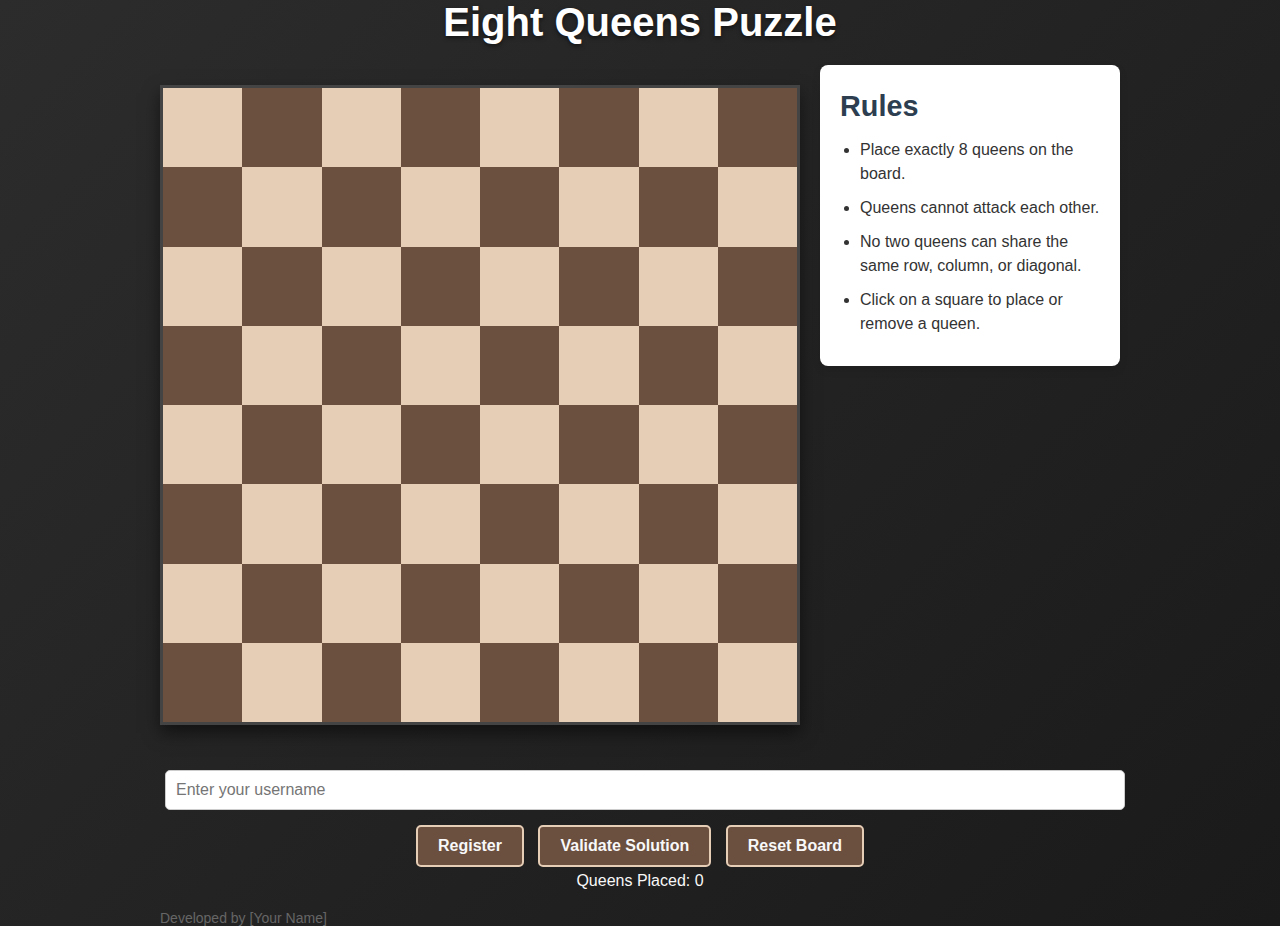
<file: frontend/queens_frontend/index.html>
<!DOCTYPE html>
<html lang="en">
<head>
    <meta charset="UTF-8">
    <meta name="viewport" content="width=device-width, initial-scale=1.0">
    <title>Eight Queens Chess Game</title>
    <style>
        /* Include critical CSS directly to ensure board displays */
        .chessboard {
            width: 640px;
            height: 640px;
            margin: 20px auto;
            border: 2px solid #333;
            display: grid;
            grid-template-columns: repeat(8, 1fr);
        }
        
        .square {
            width: 80px;
            height: 80px;
            float: left;
        }
        
        .white { background-color: #fff; }
        .black { background-color: #999; }
    </style>
    <link rel="stylesheet" href="style.css">
</head>
<body>
    <div id="game-container">
        <header>
            <h1>Eight Queens Puzzle</h1>
        </header>

        <div class="game-layout">
            <div class="center-panel">
                <div id="board"></div>
            </div>

            <div class="right-panel">
                <section class="rules">
                    <h2>Rules</h2>
                    <ul>
                        <li>Place exactly 8 queens on the board.</li>
                        <li>Queens cannot attack each other.</li>
                        <li>No two queens can share the same row, column, or diagonal.</li>
                        <li>Click on a square to place or remove a queen.</li>
                    </ul>
                </section>
            </div>
        </div>

        <aside id="controls">
            <input type="text" id="username" placeholder="Enter your username" />
            <button id="registerBtn">Register</button>
            <button id="validateBtn">Validate Solution</button>
            <button id="resetBtn">Reset Board</button>
            <div id="queenCountDisplay">Queens Placed: <span id="queenCount">0</span></div>
        </aside>

        <footer>
            <p>Developed by [Your Name]</p>
        </footer>
    </div>

    <script>
        // Include critical JavaScript directly to ensure board creation
        document.addEventListener('DOMContentLoaded', function() {
            const board = document.getElementById('board');
            for(let i = 0; i < 8; i++) {
                for(let j = 0; j < 8; j++) {
                    const square = document.createElement('div');
                    square.className = `square ${(i + j) % 2 === 0 ? 'white' : 'black'}`;
                    board.appendChild(square);
                }
            }
        });
    </script>
    <script src="script.js"></script>
</body>
</html>
</file>
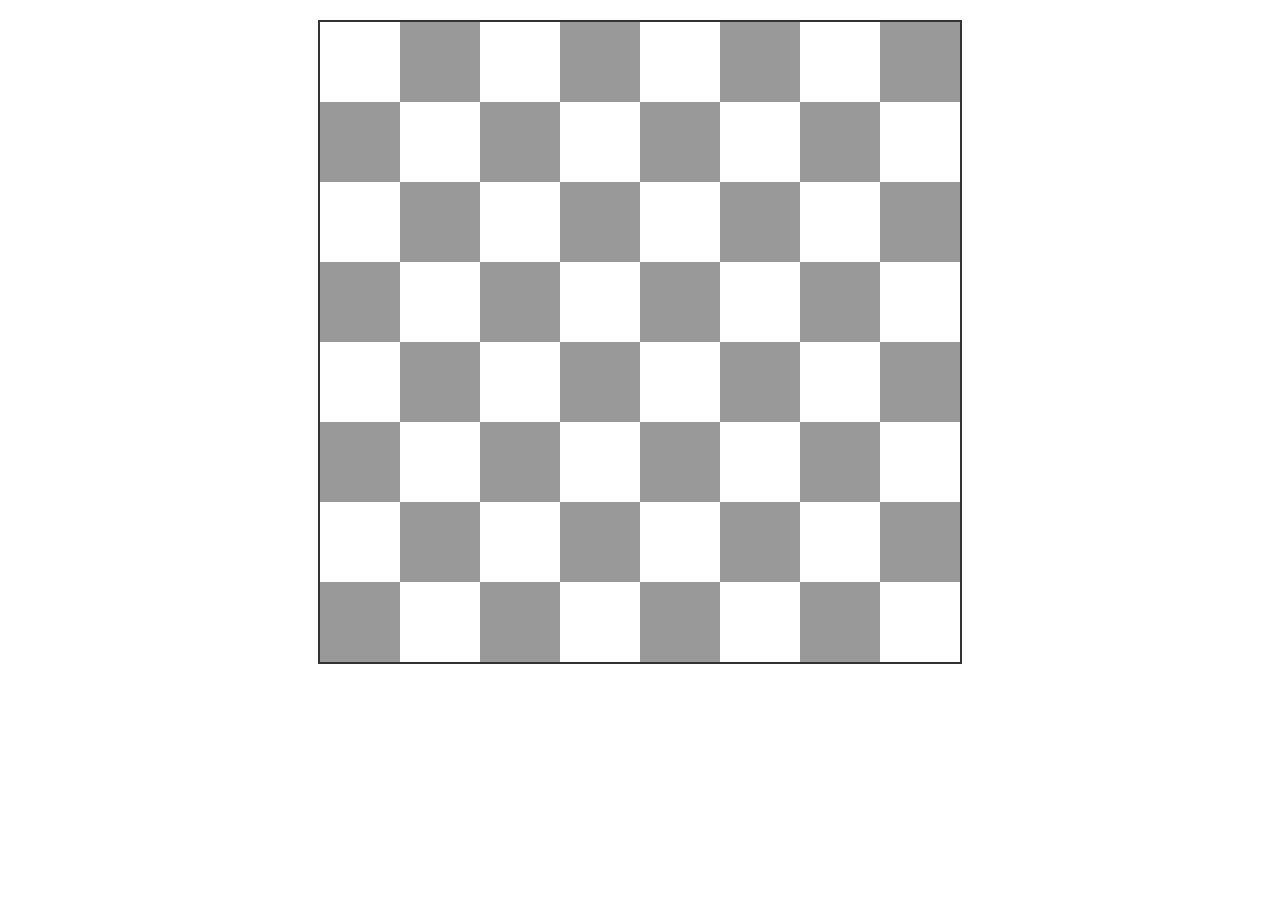
<file: frontend/testboard.html>
<!DOCTYPE html>
<html>
<head>
    <style>
        .chessboard {
            width: 640px;
            height: 640px;
            margin: 20px auto;
            border: 2px solid #333;
            display: grid;
            grid-template-columns: repeat(8, 1fr);
        }
        
        .square {
            width: 80px;
            height: 80px;
            float: left;
        }
        
        .white {
            background-color: #fff;
        }
        
        .black {
            background-color: #999;
        }
    </style>
</head>
<body>
    <div class="chessboard" id="board"></div>

    <script>
        const board = document.getElementById('board');
        for(let i = 0; i < 8; i++) {
            for(let j = 0; j < 8; j++) {
                const square = document.createElement('div');
                square.className = `square ${(i + j) % 2 === 0 ? 'white' : 'black'}`;
                board.appendChild(square);
            }
        }
    </script>
</body>
</html>
</file>
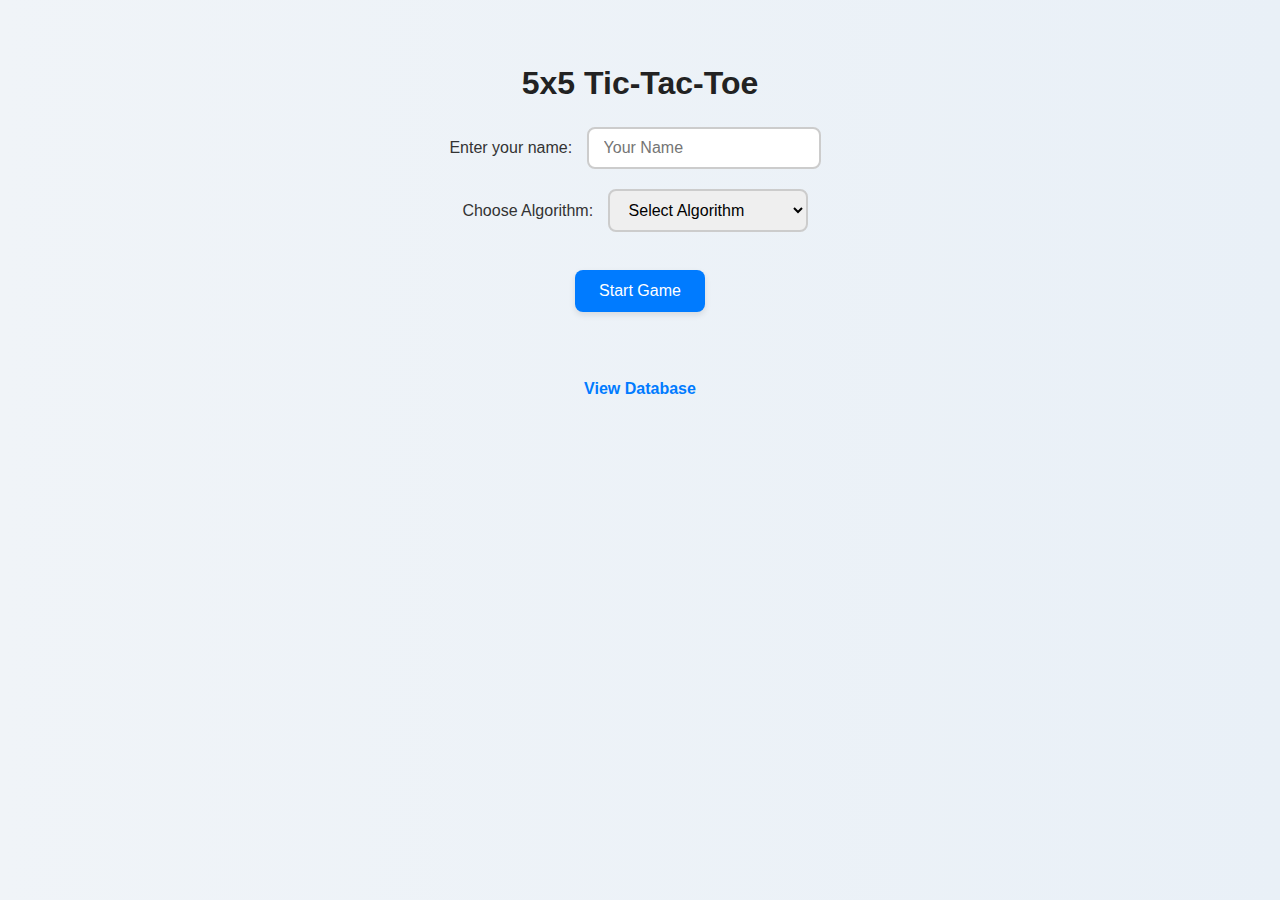
<file: frontend/tic_tac_toe.html>
<!DOCTYPE html>
<html>

<head>
    <title>5x5 Tic-Tac-Toe</title>
    <style>
        body {
            font-family: 'Segoe UI', Tahoma, Geneva, Verdana, sans-serif;
            text-align: center;
            background: linear-gradient(to right, #f0f4f8, #e9f0f7);
            padding: 30px;
            color: #333;
        }

        h2 {
            font-size: 32px;
            color: #222;
            margin-bottom: 15px;
        }

        input[type="text"],
        select {
            padding: 10px 15px;
            margin: 10px;
            border: 2px solid #ccc;
            border-radius: 8px;
            font-size: 16px;
            width: 200px;
            transition: border-color 0.3s ease;
        }

        input[type="text"]:focus,
        select:focus {
            border-color: #007BFF;
            outline: none;
        }

        table {
            border-collapse: collapse;
            margin: 20px auto;
            background-color: #fff;
            box-shadow: 0 4px 12px rgba(0, 0, 0, 0.1);
        }

        td {
            width: 60px;
            height: 60px;
            text-align: center;
            font-size: 32px;
            border: 2px solid #000;
            cursor: pointer;
            transition: background-color 0.2s;
        }

        td:hover {
            background-color: #f1f1f1;
        }

        #game-buttons {
            margin-top: 20px;
        }

        #game-buttons button {
            margin: 8px;
            padding: 12px 24px;
            font-size: 16px;
            font-weight: 500;
            background-color: #007BFF;
            color: white;
            border: none;
            border-radius: 8px;
            cursor: pointer;
            transition: all 0.2s ease-in-out;
            box-shadow: 0 3px 6px rgba(0, 0, 0, 0.1);
        }

        #game-buttons button:hover {
            background-color: #0056b3;
            transform: translateY(-1px);
            box-shadow: 0 5px 10px rgba(0, 0, 0, 0.2);
        }

        #game-buttons button:active {
            transform: translateY(1px);
            box-shadow: none;
        }

        a {
            display: inline-block;
            margin-top: 20px;
            text-decoration: none;
            color: #007BFF;
            font-weight: bold;
        }

        a:hover {
            text-decoration: underline;
        }

        /* Modal styles */
        .modal {
            display: none;
            position: fixed;
            top: 0;
            left: 0;
            width: 100%;
            height: 100%;
            background-color: rgba(0, 0, 0, 0.5);
            justify-content: center;
            align-items: center;
        }

        .modal-content {
            background-color: white;
            padding: 20px;
            text-align: center;
            border-radius: 10px;
            width: 300px;
            margin: 0 auto;
            box-shadow: 0 4px 10px rgba(0, 0, 0, 0.2);
        }
    </style>
</head>

<body>
    <h2>5x5 Tic-Tac-Toe</h2>

    <!-- Player Name Input -->
    <div>
        <label for="playerName" id="player-name-label">Enter your name: </label>
        <input type="text" id="playerName" placeholder="Your Name" />
    </div>

    <!-- Algorithm Selector -->
    <div>
        <label for="algorithm" id="algorithm-label">Choose Algorithm: </label>
        <select id="algorithm">
            <option value="">Select Algorithm</option>
            <option value="minimax">Minimax</option>
            <option value="mcts">MCTS</option>
        </select>
    </div>

    <!-- Game Start and Reset Buttons -->
    <div id="game-buttons">
        <button id="startButton" onclick="startGame()">Start Game</button>
        <button id="resetButton" style="display:none;" onclick="resetGame()">Reset Game</button>
    </div>

    <table id="board"></table>

    <div id="statusMessage" style="text-align:center; margin: 10px; font-weight: bold;"></div>


    <a href="http://127.0.0.1:5000/tic_tac_toe/view-database">View Database</a>

    <script src="tic_tac_toe_assests/scripts.js"></script>

    <!-- Modal -->
    <div id="gameModal" class="modal">
        <div class="modal-content">
            <h2 id="modalMessage"></h2>
        </div>
    </div>
</body>

</html>
</file>
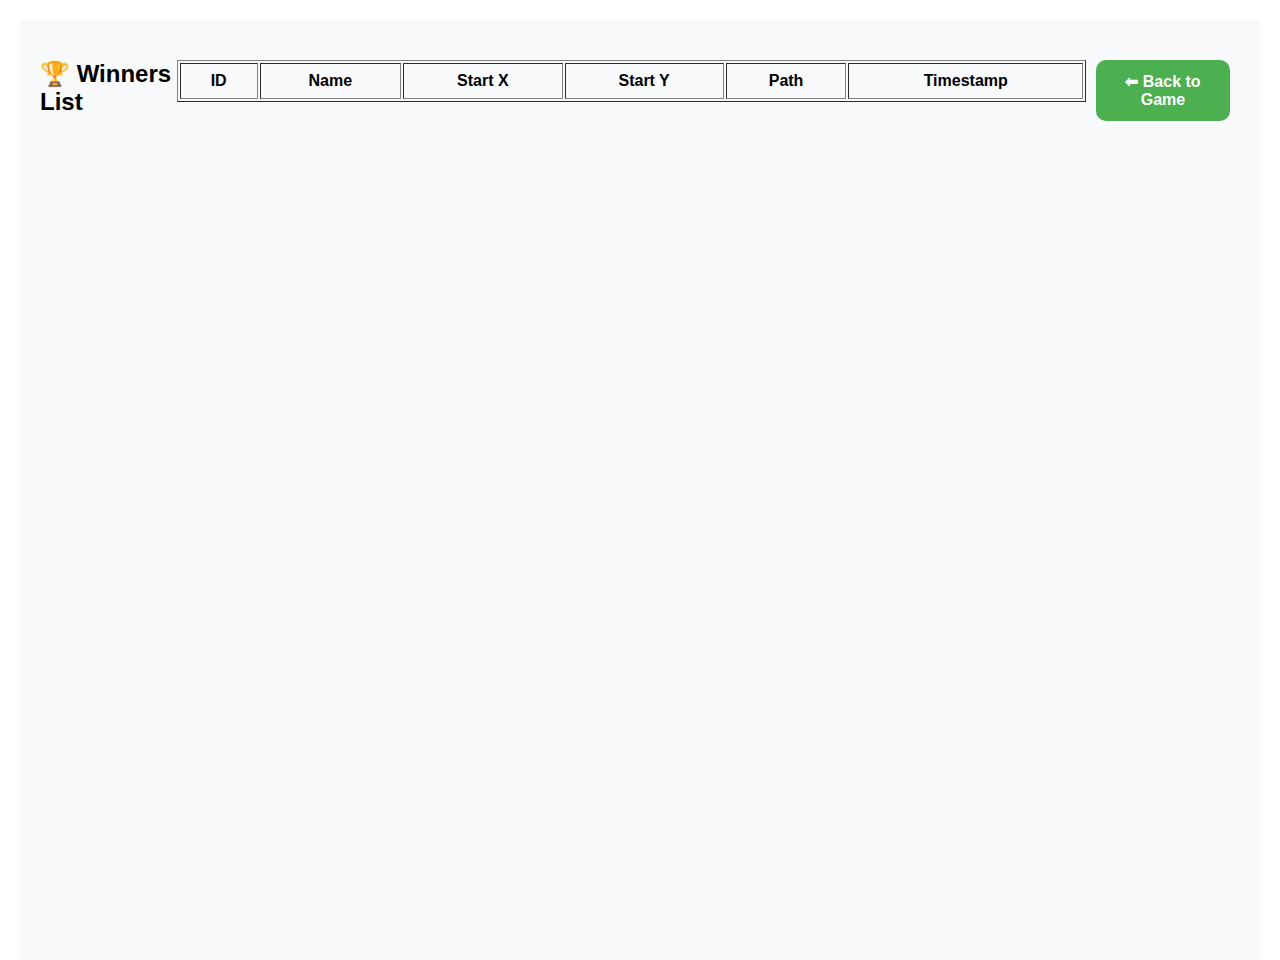
<file: frontend/KnightsProb/winners.html>
<!DOCTYPE html>
<html lang="en">
<head>
  <meta charset="UTF-8">
  <title>🏆 Winners - Knight's Tour</title>
  <link rel="stylesheet" href="./Knight.css">
</head>
<body>
  <div class="container">
    <h2>🏆 Winners List</h2>
    <table border="1" cellpadding="8" style="margin-top: 20px; width: 100%;" id="winners-table">
      <thead>
        <tr>
          <th>ID</th>
          <th>Name</th>
          <th>Start X</th>
          <th>Start Y</th>
          <th>Path</th>
          <th>Timestamp</th>
        </tr>
      </thead>
      <tbody></tbody>
    </table>

    <button onclick="window.location.href='../knight_problem.html'" style="margin-top: 20px;">⬅ Back to Game</button>
  </div>

  <script>
    fetch('http://127.0.0.1:5000/knight/get_winners')
      .then(response => response.json())
      .then(data => {
        const tableBody = document.querySelector('#winners-table tbody');
        tableBody.innerHTML = '';

        if (data.success && data.winners.length > 0) {
          data.winners.forEach(winner => {
            const row = document.createElement('tr');

            const idCell = document.createElement('td');
            idCell.textContent = winner.id;

            const nameCell = document.createElement('td');
            nameCell.textContent = winner.name;

            const startXCell = document.createElement('td');
            startXCell.textContent = winner.start_x;

            const startYCell = document.createElement('td');
            startYCell.textContent = winner.start_y;

            const pathCell = document.createElement('td');
            pathCell.textContent = winner.path.join(' → ');  // format the path nicely

            const timestampCell = document.createElement('td');
            timestampCell.textContent = new Date(winner.timestamp).toLocaleString();

            row.appendChild(idCell);
            row.appendChild(nameCell);
            row.appendChild(startXCell);
            row.appendChild(startYCell);
            row.appendChild(pathCell);
            row.appendChild(timestampCell);

            tableBody.appendChild(row);
          });
        } else {
          const row = document.createElement('tr');
          const cell = document.createElement('td');
          cell.colSpan = 6;
          cell.textContent = 'No winners found.';
          row.appendChild(cell);
          tableBody.appendChild(row);
        }
      })
      .catch(error => {
        console.error('Error fetching winners:', error);
      });
  </script>
</body>
</html>
</file>
<file: frontend/queens_frontend/style.css>
:root {
    --primary-color: #2c3e50;
    --secondary-color: #34495e;
    --accent-color: #e74c3c;
    --light-color: #ecf0f1;
    --dark-color: #2c3e50;
    --board-size: 640px; /* Larger chessboard */
    --cell-size: calc(var(--board-size) / 8);
}

* {
    margin: 0;
    padding: 0;
    box-sizing: border-box;
}

/* General layout */
body {
    font-family: 'Poppins', sans-serif;
    background: linear-gradient(135deg, #2c2c2c, #1a1a1a); /* Dark gradient */
    color: #f8f8f8; /* Light text for contrast */
    margin: 0;
    padding: 0;
    display: flex;
    flex-direction: column;
    align-items: center;
    justify-content: center;
    min-height: 100vh;
}

.container {
    max-width: 1200px;
    margin: 0 auto;
}

header {
    text-align: center;
    margin-bottom: 20px;
}

header h1 {
    font-size: 2.5rem; /* Larger font size */
    color: #ffffff; /* White color for lighter appearance */
    text-shadow: 0 2px 4px rgba(0, 0, 0, 0.5); /* Add a subtle shadow for better visibility */
    margin-bottom: 20px;
}

.user-panel {
    margin: 20px 0;
}

main {
    display: flex;
    justify-content: center;
    align-items: center;
}

aside#controls {
    margin-top: 20px;
    text-align: center;
}

aside#controls input,
aside#controls button {
    margin: 5px;
    padding: 10px 15px;
    font-size: 16px;
    border: 1px solid #ccc;
    border-radius: 5px;
    outline: none;
    cursor: pointer;
}

aside#controls input {
    padding: 10px;
    font-size: 16px;
    width: 100%;
    box-sizing: border-box;
    margin-bottom: 10px;
}

/* Buttons */
aside#controls button {
    background-color: #6b4f3f; /* Dark brown to match the chessboard */
    color: #f8f8f8; /* Light text for contrast */
    border: 2px solid #e6cdb5; /* Light beige border */
    border-radius: 5px;
    padding: 10px 20px;
    font-size: 16px;
    font-weight: bold;
    cursor: pointer;
    transition: background-color 0.3s ease, transform 0.2s ease;
}

aside#controls button:hover {
    background-color: #e6cdb5; /* Light beige on hover */
    color: #6b4f3f; /* Dark text on hover */
    transform: scale(1.05); /* Slight zoom effect */
}

footer {
    margin-top: 20px;
    font-size: 14px;
    color: #666;
}

game-section {
    display: flex;
    gap: 40px;
    margin-bottom: 30px;
}

/* Game Layout */
.game-layout {
    display: flex;
    justify-content: space-between;
    gap: 20px;
    margin-top: 20px;
}

.left-panel, .right-panel {
    width: 20%;
    display: flex;
    flex-direction: column;
    gap: 15px;
}

.center-panel {
    flex: 2; /* Chessboard takes more space */
}

.right-panel {
    flex: 1; /* Rules section takes less space */
    max-width: 300px;
}

.board-container {
    display: flex;
    flex-direction: column;
    align-items: center;
    gap: 15px;
    padding: 20px;
    background: #fff;
    border-radius: 8px;
    box-shadow: 0 4px 12px rgba(0,0,0,0.1);
}

/* Chessboard container */
#board {
    display: grid;
    grid-template-columns: repeat(8, 1fr);
    grid-template-rows: repeat(8, 1fr);
    width: var(--board-size); /* Larger width */
    height: var(--board-size); /* Larger height */
    border: 3px solid #444; /* Darker border for contrast */
    margin: 20px auto;
    box-shadow: 0 8px 16px rgba(0, 0, 0, 0.5); /* Stronger shadow for depth */
}

/* Chessboard squares */
.square {
    width: 100%;
    height: 100%;
    display: flex;
    align-items: center;
    justify-content: center;
    font-size: 24px;
    font-weight: bold;
    cursor: pointer;
    transition: background-color 0.3s ease; /* Smooth hover effect */
}

.square.white {
    background-color: #e6cdb5; /* Light beige for white squares */
}

.square.black {
    background-color: #6b4f3f; /* Dark brown for black squares */
}

/* Updated queen icon */
.square.has-queen::after {
    content: '♕'; /* Unicode for a black queen chess piece */
    font-size: 36px; /* Slightly smaller size */
    color: #000000; /* Black color for the queen */
    text-shadow: none; /* Remove bold shadow */
    font-weight: normal; /* Less bold appearance */
    transform: scale(1); /* Normal size */
    transition: transform 0.3s ease, color 0.3s ease;
}

/* Hover effect for squares */
.square:hover {
    background-color: rgba(255, 255, 0, 0.3); /* Highlight square */
    cursor: pointer;
    transition: background-color 0.3s ease;
}

.controls {
    display: flex;
    justify-content: center;
    gap: 15px;
    margin: 20px 0;
}

.controls button {
    padding: 15px 25px;
    font-size: 18px;
    border: none;
    border-radius: 5px;
    cursor: pointer;
    background-color: #4a90e2;
    color: white;
    transition: all 0.3s ease;
}

.controls button:hover {
    background-color: #357abd;
    transform: translateY(-2px);
}

input#username {
    padding: 10px;
    font-size: 16px;
    width: 100%;
    box-sizing: border-box;
}

.queen-counter {
    text-align: center;
    font-size: 1.2em;
    margin: 10px 0;
}

.info-section {
    display: grid;
    grid-template-columns: 1fr 1fr;
    gap: 20px;
    margin-top: 20px;
}

.leaderboard, .rules {
    background: white;
    padding: 20px;
    border-radius: 8px;
    box-shadow: 0 2px 5px rgba(0,0,0,0.1);
}

/* Rules Section */
.rules {
    background: #ffffff; /* White background for contrast */
    color: #333; /* Dark text for readability */
    padding: 20px;
    border-radius: 8px;
    box-shadow: 0 4px 8px rgba(0, 0, 0, 0.1); /* Subtle shadow for depth */
    font-size: 16px;
    line-height: 1.5;
}

.rules h2 {
    font-size: 1.8rem;
    margin-bottom: 10px;
    color: #2c3e50; /* Darker color for the heading */
}

.rules ul {
    list-style: disc;
    padding-left: 20px;
}

.rules ul li {
    margin-bottom: 10px;
}

#leaderboard {
    margin-top: 20px;
    text-align: center;
}

#leaderboard h2 {
    font-size: 1.5rem;
    color: #333;
}

#leaderboard ul {
    list-style: none;
    padding: 0;
}

#leaderboard ul li {
    font-size: 16px;
    margin: 5px 0;
    padding: 5px 10px;
    background-color: #f9f9f9;
    border: 1px solid #ddd;
    border-radius: 5px;
}

@media (max-width: 768px) {
    :root {
        --board-size: 320px;
    }
    
    .game-section {
        flex-direction: column;
        align-items: center;
    }
    
    .controls {
        flex-direction: row;
        flex-wrap: wrap;
        justify-content: center;
    }

    #board {
        width: 400px; /* Smaller width for mobile */
        height: 400px; /* Smaller height for mobile */
    }

    aside#controls input,
    aside#controls button {
        font-size: 14px;
        padding: 8px 12px;
    }

    header h1 {
        font-size: 1.5rem;
    }

    .game-layout {
        flex-direction: column;
        align-items: center;
    }

    .right-panel {
        max-width: 100%;
        margin-top: 20px;
    }
}
</file>
<file: frontend/KnightsProb/Knight.css>
/* Center the entire content vertically and horizontally */
body, html {
  height: 100%;
  margin: 0;
  padding: 0;
}

.container {
  display: flex;
  justify-content: center;
  align-items: flex-start;  /* Align to the top */
  min-height: 100vh;        /* Let it grow taller than screen if needed */
  background-color: #f8f9fa;
  padding: 20px;
  overflow-y: auto;         /* Scroll if content overflows */
}

.button-group {
  display: flex;
  gap: 10px;
  margin-bottom: 15px;
}



#start-button,
#restart-button {
  padding: 10px 20px;
  font-size: 16px;
  background-color: #007bff;
  color: white;
  border: none;
  border-radius: 8px;
  cursor: pointer;
  transition: background-color 0.3s ease;
}

#start-button:hover,
#restart-button:hover {
  background-color: #0056b3;
}


button {
  background-color: #4CAF50; /* Soft green */
  color: white;
  padding: 12px 20px;
  margin: 10px;
  border: none;
  border-radius: 10px;
  cursor: pointer;
  font-size: 16px;
  font-weight: 600;
  transition: background-color 0.3s, transform 0.2s;
}

button:hover {
  background-color: #45a049;
  transform: scale(1.05);
}

button:active {
  background-color: #3e8e41;
}


.content {
  text-align: center;
}

/* You can keep all your existing styles below */
body {
  font-family: Arial, sans-serif;
  padding: 20px;
}

/*.chessboard {
  display: grid;
  grid-template-columns: repeat(8, 60px);
  grid-template-rows: repeat(8, 60px);
  margin: 20px auto;
  border: 2px solid #333;
  box-shadow: 0 4px 15px rgba(0, 0, 0, 0.2); /* subtle shadow */
  /*border-radius: 8px; /* rounded corners */
/*}*/

.chessboard {
  display: grid;
  grid-template-columns: repeat(8, 60px);
  grid-template-rows: repeat(8, 60px);
  margin: 20px auto;
  border: 2px solid #333;
  box-shadow: 0 4px 15px rgba(0, 0, 0, 0.2); /* subtle shadow */
  border-radius: 8px; /* rounded corners */
  gap: 0; /* removes gaps between cells */
}

#main-container {
  display: flex;
  flex-direction: column;
  align-items: center;
  margin-top: 20px;
}

.square {
  width: 60px;
  height: 60px;
  line-height: 60px;
  vertical-align: middle;
  font-size: 20px;
  cursor: pointer;
  user-select: none;
  display: flex;
  align-items: center;
  justify-content: center;
}

.white { background-color: #f0d9b5; }
.black { background-color: #b58863; }
.selected { background-color: #90ee90 !important; }
.start { background-color: #4CAF50 !important; color: white; }
.valid-move { background-color: yellow !important; }
</file>
